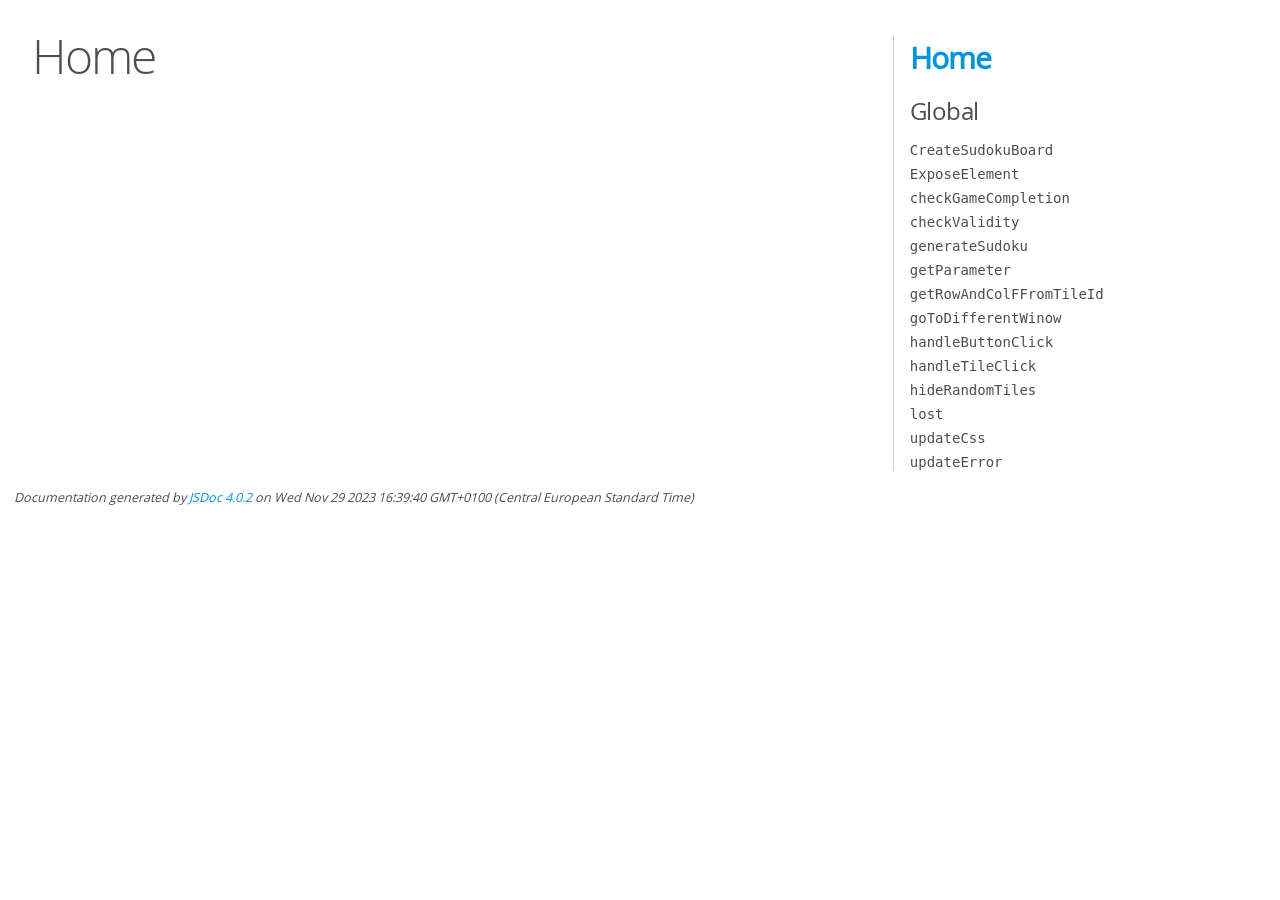
<file: Dokumentacja/index.html>
<!DOCTYPE html>
<html lang="en">
<head>
    <meta charset="utf-8">
    <title>JSDoc: Home</title>

    <script src="scripts/prettify/prettify.js"> </script>
    <script src="scripts/prettify/lang-css.js"> </script>
    <!--[if lt IE 9]>
      <script src="//html5shiv.googlecode.com/svn/trunk/html5.js"></script>
    <![endif]-->
    <link type="text/css" rel="stylesheet" href="styles/prettify-tomorrow.css">
    <link type="text/css" rel="stylesheet" href="styles/jsdoc-default.css">
</head>

<body>

<div id="main">

    <h1 class="page-title">Home</h1>

    



    


    <h3> </h3>










    









</div>

<nav>
    <h2><a href="index.html">Home</a></h2><h3>Global</h3><ul><li><a href="global.html#CreateSudokuBoard">CreateSudokuBoard</a></li><li><a href="global.html#ExposeElement">ExposeElement</a></li><li><a href="global.html#checkGameCompletion">checkGameCompletion</a></li><li><a href="global.html#checkValidity">checkValidity</a></li><li><a href="global.html#generateSudoku">generateSudoku</a></li><li><a href="global.html#getParameter">getParameter</a></li><li><a href="global.html#getRowAndColFFromTileId">getRowAndColFFromTileId</a></li><li><a href="global.html#goToDifferentWinow">goToDifferentWinow</a></li><li><a href="global.html#handleButtonClick">handleButtonClick</a></li><li><a href="global.html#handleTileClick">handleTileClick</a></li><li><a href="global.html#hideRandomTiles">hideRandomTiles</a></li><li><a href="global.html#lost">lost</a></li><li><a href="global.html#updateCss">updateCss</a></li><li><a href="global.html#updateError">updateError</a></li></ul>
</nav>

<br class="clear">

<footer>
    Documentation generated by <a href="https://github.com/jsdoc/jsdoc">JSDoc 4.0.2</a> on Wed Nov 29 2023 16:39:40 GMT+0100 (Central European Standard Time)
</footer>

<script> prettyPrint(); </script>
<script src="scripts/linenumber.js"> </script>
</body>
</html>
</file>
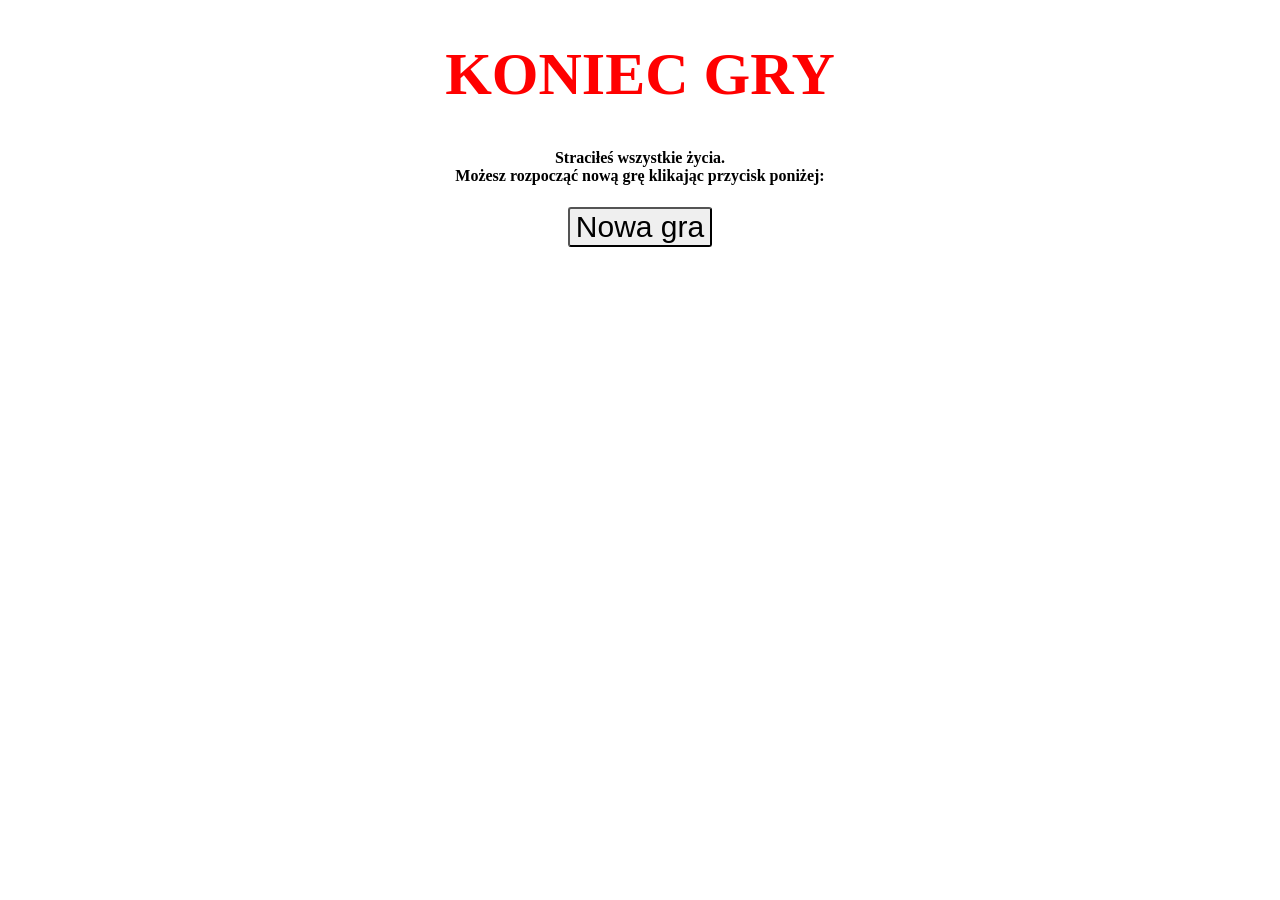
<file: Lost.html>
<!DOCTYPE html>
<html>
    <head>
        <meta charset="UTF-8">
        <meta name="viewport" content="width=device-width initial-scale=1.0 user-scalable=no">
        <title>SUDOKU</title>
        <link rel="stylesheet" href="lost.css">
    </head>
    <body>
        <div>    
                <h1 class="main-text">KONIEC GRY</h1>
                <h4 class ="text">Straciłeś wszystkie życia.<br>Możesz rozpocząć nową grę klikając przycisk poniżej:</h4>
                <div class="container">    
                    <button id="btnNowaGra">Nowa gra</button>
                </div>
        </div>
        
        <script>
            var redirectButton = document.getElementById('btnNowaGra');

            redirectButton.addEventListener('click', function() {
              window.location.href = 'SudokuStart.html';
            });
        </script>
    </body>
</html>
</file>
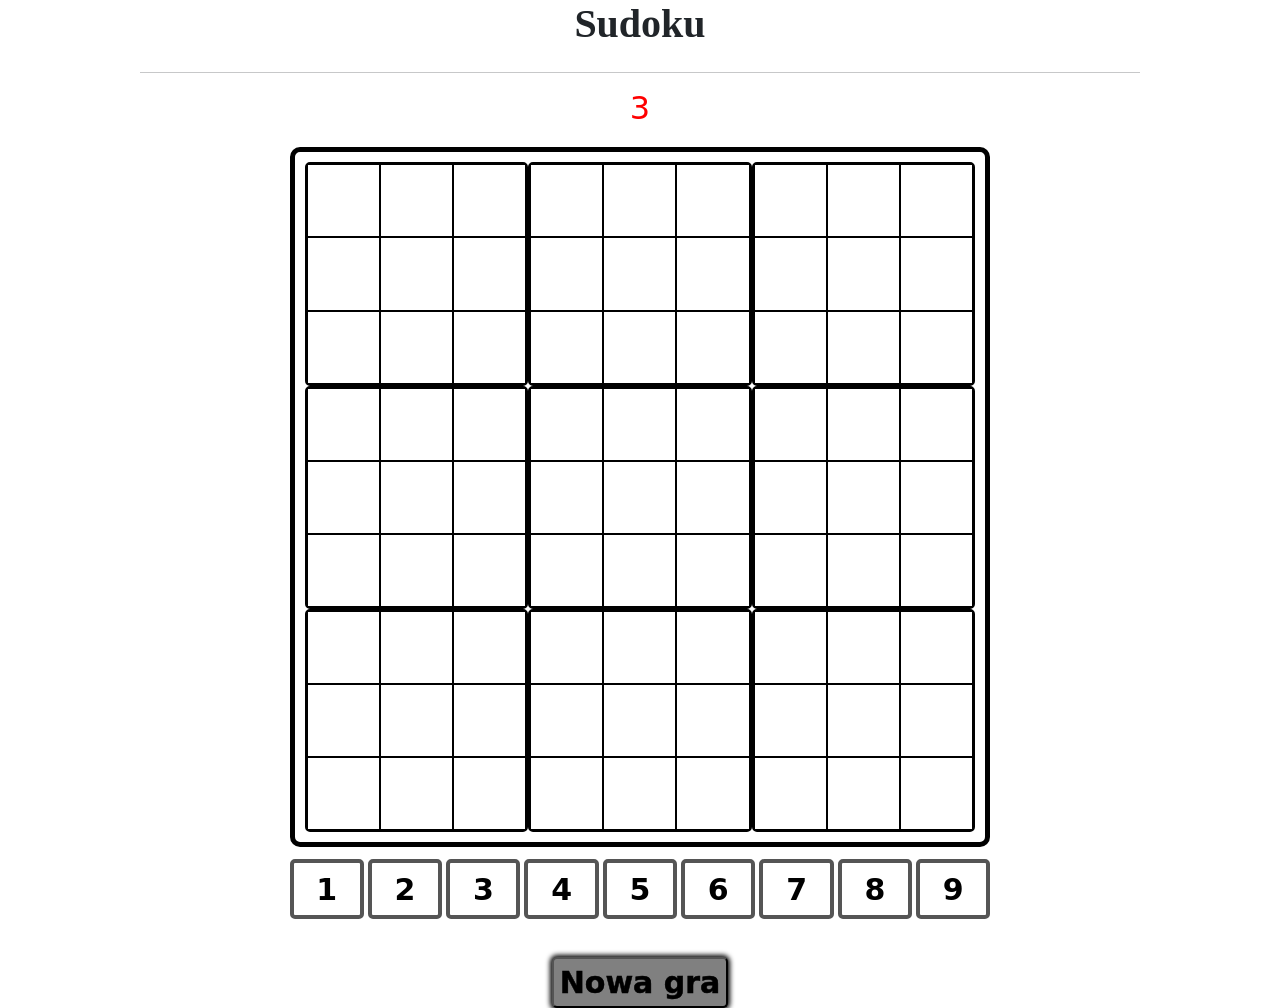
<file: Sudoku.html>
<!DOCTYPE html>
<html>
    <head>
        <meta charset="UTF-8">
        <meta name="viewport" content="width=device-width initial-scale=1.0 user-scalable=no">
        <title>Sudoku</title>
        <link rel="stylesheet" href="sudoku.css">
        <link href="https://cdn.jsdelivr.net/npm/bootstrap@5.3.2/dist/css/bootstrap.min.css" rel="stylesheet" integrity="sha384-T3c6CoIi6uLrA9TneNEoa7RxnatzjcDSCmG1MXxSR1GAsXEV/Dwwykc2MPK8M2HN" crossorigin="anonymous">
        <script src="TileGenerator.js"></script>
    </head>
    <body>
        <div class="container text-center">    
            <div class="row">
                <h1 class="main-text">Sudoku</h1>
            </div>
        </div>
        <hr class="main_line">
        <h2 id="error" class="errors">3</h2>
        <div class="container-sudoku">
            <div class="grid-item">
                <div class="small-column">
                    <p id="cell-1-1" class="par-col">1</p>
                </div>
                <div class="small-column">
                    <p id="cell-1-2" class="par-col">2</p>
                </div>
                <div class="small-column">
                    <p id="cell-1-3" class="par-col">3</p>
                </div>
                <div class="small-column">
                    <p id="cell-2-1" class="par-col">4</p>
                </div>
                <div class="small-column">
                    <p id="cell-2-2" class="par-col">5</p>
                </div>
                <div class="small-column">
                    <p id="cell-2-3" class="par-col">6</p>
                </div>
                <div class="small-column">
                    <p id="cell-3-1" class="par-col">7</p>
                </div>
                <div class="small-column">
                    <p id="cell-3-2" class="par-col">8</p>
                </div>
                <div class="small-column">
                    <p id="cell-3-3" class="par-col">9</p>
                </div>
            </div>
            <div class="grid-item">
                <div class="small-column">
                    <p id="cell-1-4" class="par-col">1</p>
                </div>
                <div class="small-column">
                    <p id="cell-1-5" class="par-col">2</p>
                </div>
                <div class="small-column">
                    <p id="cell-1-6" class="par-col">3</p>
                </div>
                <div class="small-column">
                    <p id="cell-2-4" class="par-col">4</p>
                </div>
                <div class="small-column">
                    <p id="cell-2-5" class="par-col">5</p>
                </div>
                <div class="small-column">
                    <p id="cell-2-6" class="par-col">6</p>
                </div>
                <div class="small-column">
                    <p id="cell-3-4" class="par-col">7</p>
                </div>
                <div class="small-column">
                    <p id="cell-3-5" class="par-col">8</p>
                </div>
                <div class="small-column">
                    <p id="cell-3-6" class="par-col">9</p>
                </div>
            </div>
            <div class="grid-item">
                <div class="small-column">
                    <p id="cell-1-7" class="par-col">1</p>
                </div>
                <div class="small-column">
                    <p id="cell-1-8" class="par-col">2</p>
                </div>
                <div class="small-column">
                    <p id="cell-1-9" class="par-col">3</p>
                </div>
                <div class="small-column">
                    <p id="cell-2-7" class="par-col">4</p>
                </div>
                <div class="small-column">
                    <p id="cell-2-8" class="par-col">5</p>
                </div>
                <div class="small-column">
                    <p id="cell-2-9" class="par-col">6</p>
                </div>
                <div class="small-column">
                    <p id="cell-3-7" class="par-col">7</p>
                </div>
                <div class="small-column">
                    <p id="cell-3-8" class="par-col">8</p>
                </div>
                <div class="small-column">
                    <p id="cell-3-9" class="par-col">9</p>
                </div>
            </div>
            <div class="grid-item">
                <div class="small-column">
                    <p id="cell-4-1" class="par-col">1</p>
                </div>
                <div class="small-column">
                    <p id="cell-4-2" class="par-col">2</p>
                </div>
                <div class="small-column">
                    <p id="cell-4-3" class="par-col">3</p>
                </div>
                <div class="small-column">
                    <p id="cell-5-1" class="par-col">4</p>
                </div>
                <div class="small-column">
                    <p id="cell-5-2" class="par-col">5</p>
                </div>
                <div class="small-column">
                    <p id="cell-5-3" class="par-col">6</p>
                </div>
                <div class="small-column">
                    <p id="cell-6-1" class="par-col">7</p>
                </div>
                <div class="small-column">
                    <p id="cell-6-2" class="par-col">8</p>
                </div>
                <div class="small-column">
                    <p id="cell-6-3" class="par-col">9</p>
                </div>
            </div>
            <div class="grid-item">
                <div class="small-column">
                    <p id="cell-4-4" class="par-col">1</p>
                </div>
                <div class="small-column">
                    <p id="cell-4-5" class="par-col">2</p>
                </div>
                <div class="small-column">
                    <p id="cell-4-6" class="par-col">3</p>
                </div>
                <div class="small-column">
                    <p id="cell-5-4" class="par-col">4</p>
                </div>
                <div class="small-column">
                    <p id="cell-5-5" class="par-col">5</p>
                </div>
                <div class="small-column">
                    <p id="cell-5-6" class="par-col">6</p>
                </div>
                <div class="small-column">
                    <p id="cell-6-4" class="par-col">7</p>
                </div>
                <div class="small-column">
                    <p id="cell-6-5" class="par-col">8</p>
                </div>
                <div class="small-column">
                    <p id="cell-6-6" class="par-col">9</p>
                </div>
            </div>
            <div class="grid-item">
                <div class="small-column">
                    <p id="cell-4-7" class="par-col">1</p>
                </div>
                <div class="small-column">
                    <p id="cell-4-8" class="par-col">2</p>
                </div>
                <div class="small-column">
                    <p id="cell-4-9" class="par-col">3</p>
                </div>
                <div class="small-column">
                    <p id="cell-5-7" class="par-col">4</p>
                </div>
                <div class="small-column">
                    <p id="cell-5-8" class="par-col">5</p>
                </div>
                <div class="small-column">
                    <p id="cell-5-9" class="par-col">6</p>
                </div>
                <div class="small-column">
                    <p id="cell-6-7" class="par-col">7</p>
                </div>
                <div class="small-column">
                    <p id="cell-6-8" class="par-col">8</p>
                </div>
                <div class="small-column">
                    <p id="cell-6-9" class="par-col">9</p>
                </div>
            </div>
            <div class="grid-item">
                <div class="small-column">
                    <p id="cell-7-1" class="par-col">1</p>
                </div>
                <div class="small-column">
                    <p id="cell-7-2" class="par-col">2</p>
                </div>
                <div class="small-column">
                    <p id="cell-7-3" class="par-col">3</p>
                </div>
                <div class="small-column">
                    <p id="cell-8-1" class="par-col">4</p>
                </div>
                <div class="small-column">
                    <p id="cell-8-2" class="par-col">5</p>
                </div>
                <div class="small-column">
                    <p id="cell-8-3" class="par-col">6</p>
                </div>
                <div class="small-column">
                    <p id="cell-9-1" class="par-col">7</p>
                </div>
                <div class="small-column">
                    <p id="cell-9-2" class="par-col">8</p>
                </div>
                <div class="small-column">
                    <p id="cell-9-3" class="par-col">9</p>
                </div>
            </div>
            <div class="grid-item">
                <div class="small-column">
                    <p id="cell-7-4" class="par-col">1</p>
                </div>
                <div class="small-column">
                    <p id="cell-7-5" class="par-col">2</p>
                </div>
                <div class="small-column">
                    <p id="cell-7-6" class="par-col">3</p>
                </div>
                <div class="small-column">
                    <p id="cell-8-4" class="par-col">4</p>
                </div>
                <div class="small-column">
                    <p id="cell-8-5" class="par-col">5</p>
                </div>
                <div class="small-column">
                    <p id="cell-8-6" class="par-col">6</p>
                </div>
                <div class="small-column">
                    <p id="cell-9-4" class="par-col">7</p>
                </div>
                <div class="small-column">
                    <p id="cell-9-5" class="par-col">8</p>
                </div>
                <div class="small-column">
                    <p id="cell-9-6" class="par-col">9</p>
                </div>
            </div>
            <div class="grid-item">
                <div class="small-column">
                    <p id="cell-7-7" class="par-col">1</p>
                </div>
                <div class="small-column">
                    <p id="cell-7-8" class="par-col">2</p>
                </div>
                <div class="small-column">
                    <p id="cell-7-9" class="par-col">3</p>
                </div>
                <div class="small-column">
                    <p id="cell-8-7" class="par-col">4</p>
                </div>
                <div class="small-column">
                    <p id="cell-8-8" class="par-col">5</p>
                </div>
                <div class="small-column">
                    <p id="cell-8-9" class="par-col">6</p>
                </div>
                <div class="small-column">
                    <p id="cell-9-7" class="par-col">7</p>
                </div>
                <div class="small-column">
                    <p id="cell-9-8" class="par-col">8</p>
                </div>
                <div class="small-column">
                    <p id="cell-9-9" class="par-col">9</p>
                </div>
            </div>
        </div>

        <div class="panel">
            <button id = "button-1" class="button" draggable="true">1</button>
            <button id = "button-2" class="button"draggable="true">2</button>
            <button id = "button-3" class="button"draggable="true">3</button>
            <button id = "button-4" class="button"draggable="true">4</button>
            <button id = "button-5" class="button"draggable="true">5</button>
            <button id = "button-6" class="button"draggable="true">6</button>
            <button id = "button-7" class="button"draggable="true">7</button>
            <button id = "button-8" class="button"draggable="true">8</button>
            <button id = "button-9" class="button"draggable="true">9</button>
        </div>
        <div class="newPlay">    
            <button id="btnNowaGra"  onclick="goToDifferentWinow()" >Nowa gra</button>
        </div>
    <script src="./TileGenerator.js"></script>
    </body>
</html>
</file>
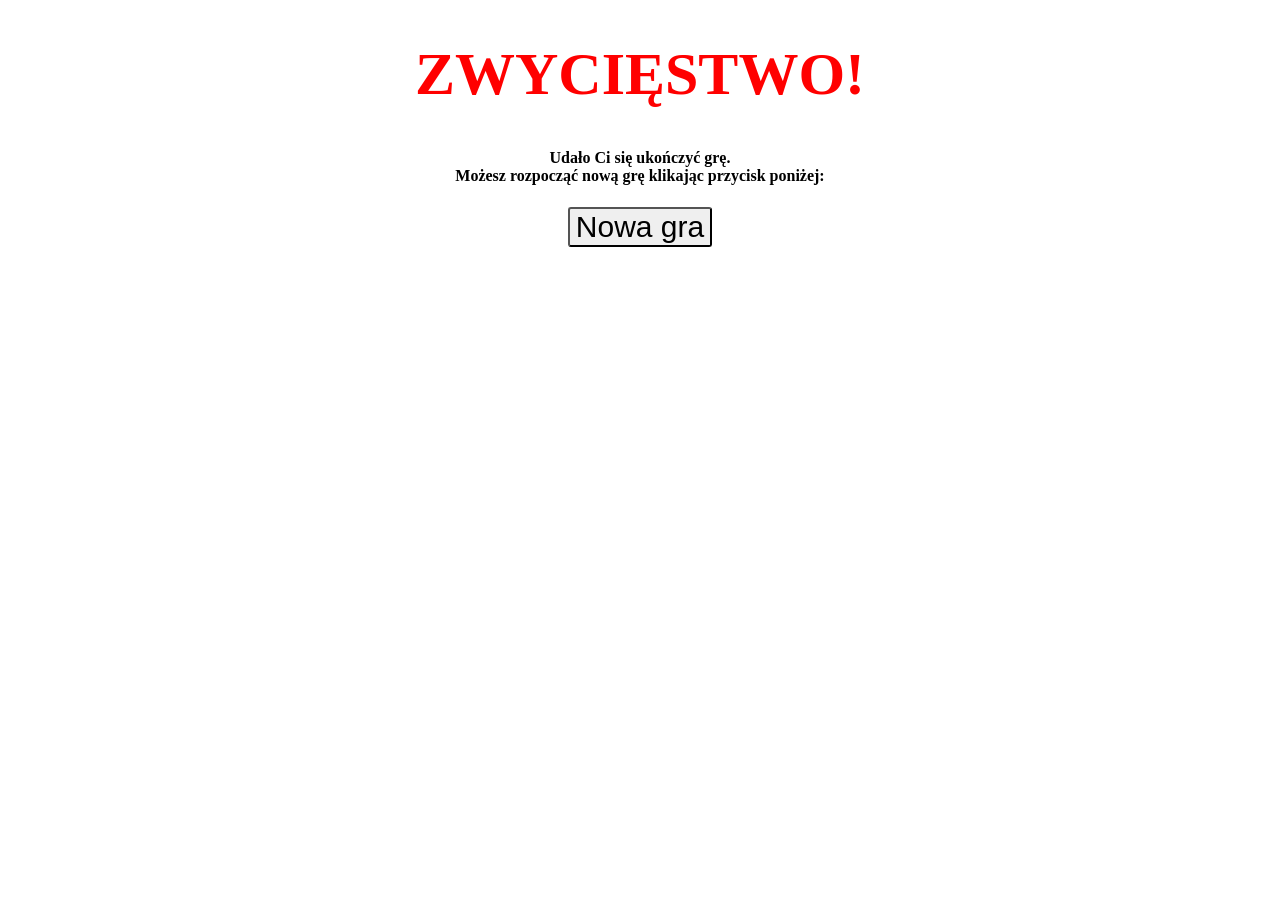
<file: SudokuEnd.html>
<!DOCTYPE html>
<html>
    <head>
        <meta charset="UTF-8">
        <meta name="viewport" content="width=device-width initial-scale=1.0 user-scalable=no">
        <title>WINNER</title>
        <style>
            .main-text {   
                text-align: center;
                font-family: 'Franklin Gothic Medium';
                font-size: 60px;
                color: red;
            }

            .text {
                text-align: center;
                font-family: 'Trebuchet MS';
                color: black;
            }
            
            .container {
                display: flex;
                align-items: center;
                justify-content: center;
            }
            
            #btnNowaGra{
                border-radius: 3px;
                font-size: 30px;

            }
            
            #btnNowaGra:hover{
                color: white;
                background-color: black;
            }

        </style>
    </head>
    <body>
        <div>    
                <h1 class="main-text"> ZWYCIĘSTWO!</h1>
                <h4 class ="text">Udało Ci się ukończyć grę.<br>Możesz rozpocząć nową grę klikając przycisk poniżej:</h4>
                <div class="container">    
                    <button id="btnNowaGra">Nowa gra</button>
                </div>
        </div>
        
        <script>
            var redirectButton = document.getElementById('btnNowaGra');

            redirectButton.addEventListener('click', function() {
              window.location.href = 'SudokuStart.html';
            });
        </script>
    </body>
</html>
</file>
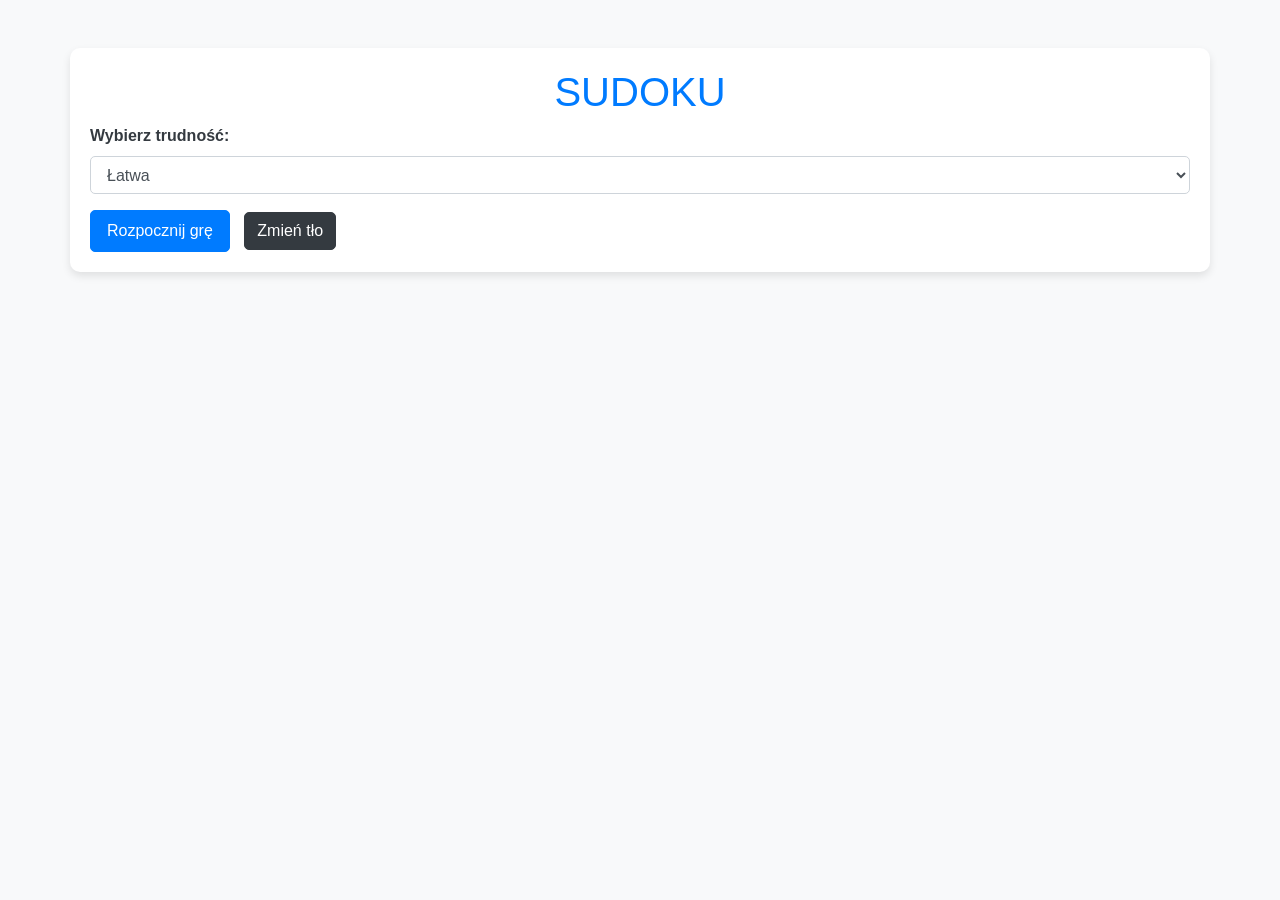
<file: SudokuStart.html>
<!DOCTYPE html>
<html lang="pl">
<head>
  <meta charset="UTF-8">
  <meta name="viewport" content="width=device-width, initial-scale=1.0">
  <title>SUDOKU</title>

  <link href="https://stackpath.bootstrapcdn.com/bootstrap/4.3.1/css/bootstrap.min.css" rel="stylesheet">
  <style>
    body.light-mode {
      background-color: #f8f9fa;
      color: #000000;
    }

    body.dark-mode {
      background-color: #343a40;
      color: #ffffff;
    }

    .container {
      background-color: #ffffff;
      border-radius: 10px;
      padding: 20px;
      box-shadow: 0 4px 8px rgba(0, 0, 0, 0.1);
    }

    h1 {
      color: #007bff;
    }

    label {
      font-weight: bold;
      color: #343a40;
    }

    select.form-control {
      border: 1px solid #ced4da;
      border-radius: 5px;
    }

    button.btn-primary {
      background-color: #007bff;
      border: 1px solid #007bff;
      border-radius: 5px;
      padding: 8px 16px;
      margin-right: 10px;
      transition: background-color 0.3s ease;
    }

    button.btn-primary:hover {
      background-color: #0056b3;
      border: 1px solid #0056b3;
    }

    .btn-toggle {
      background-color: #343a40;
      color: #ffffff;
      border: 1px solid #343a40;
      border-radius: 5px;
      transition: background-color 0.3s ease;
    }

    .btn-toggle:hover {
      background-color: #5a6268;
      border: 1px solid #5a6268;
    }
  </style>
</head>
<body class="light-mode">

  <div class="container mt-5">
    <h1 class="text-center">SUDOKU</h1>
    
    <form>
      <div class="form-group">
        <label for="trudnosc">Wybierz trudność:</label>
        <select class="form-control" id="trudnosc">
          <option value="latwa">Łatwa</option>
          <option value="srednia">Średnia</option>
          <option value="trudna">Trudna</option>
        </select>
      </div>
      
      <button type="button" class="btn btn-primary animated-button" id="btnNowaGra">Rozpocznij grę</button>
      <button type="button" class="btn btn-toggle animated-button" id="btnToggleTlo">Zmień tło</button>
    </form>
  </div>

  <script src="https://code.jquery.com/jquery-3.3.1.slim.min.js"></script>
  <script src="https://cdnjs.cloudflare.com/ajax/libs/popper.js/1.14.7/umd/popper.min.js"></script>
  <script src="https://stackpath.bootstrapcdn.com/bootstrap/4.3.1/js/bootstrap.min.js"></script>

  <script>
    var redirectButton = document.getElementById('btnNowaGra');
    var toggleButton = document.getElementById('btnToggleTlo');

    redirectButton.addEventListener('click', function() {
      var trudnosc = document.getElementById('trudnosc').value;
      var sciezka = 'Sudoku.html?trudnosc=' + trudnosc;

      window.location.href = sciezka;
    });

    toggleButton.addEventListener('click', function() {
      var body = document.body;
      body.classList.toggle('light-mode');
      body.classList.toggle('dark-mode');
    });
  </script>
</body>
</html>
</file>
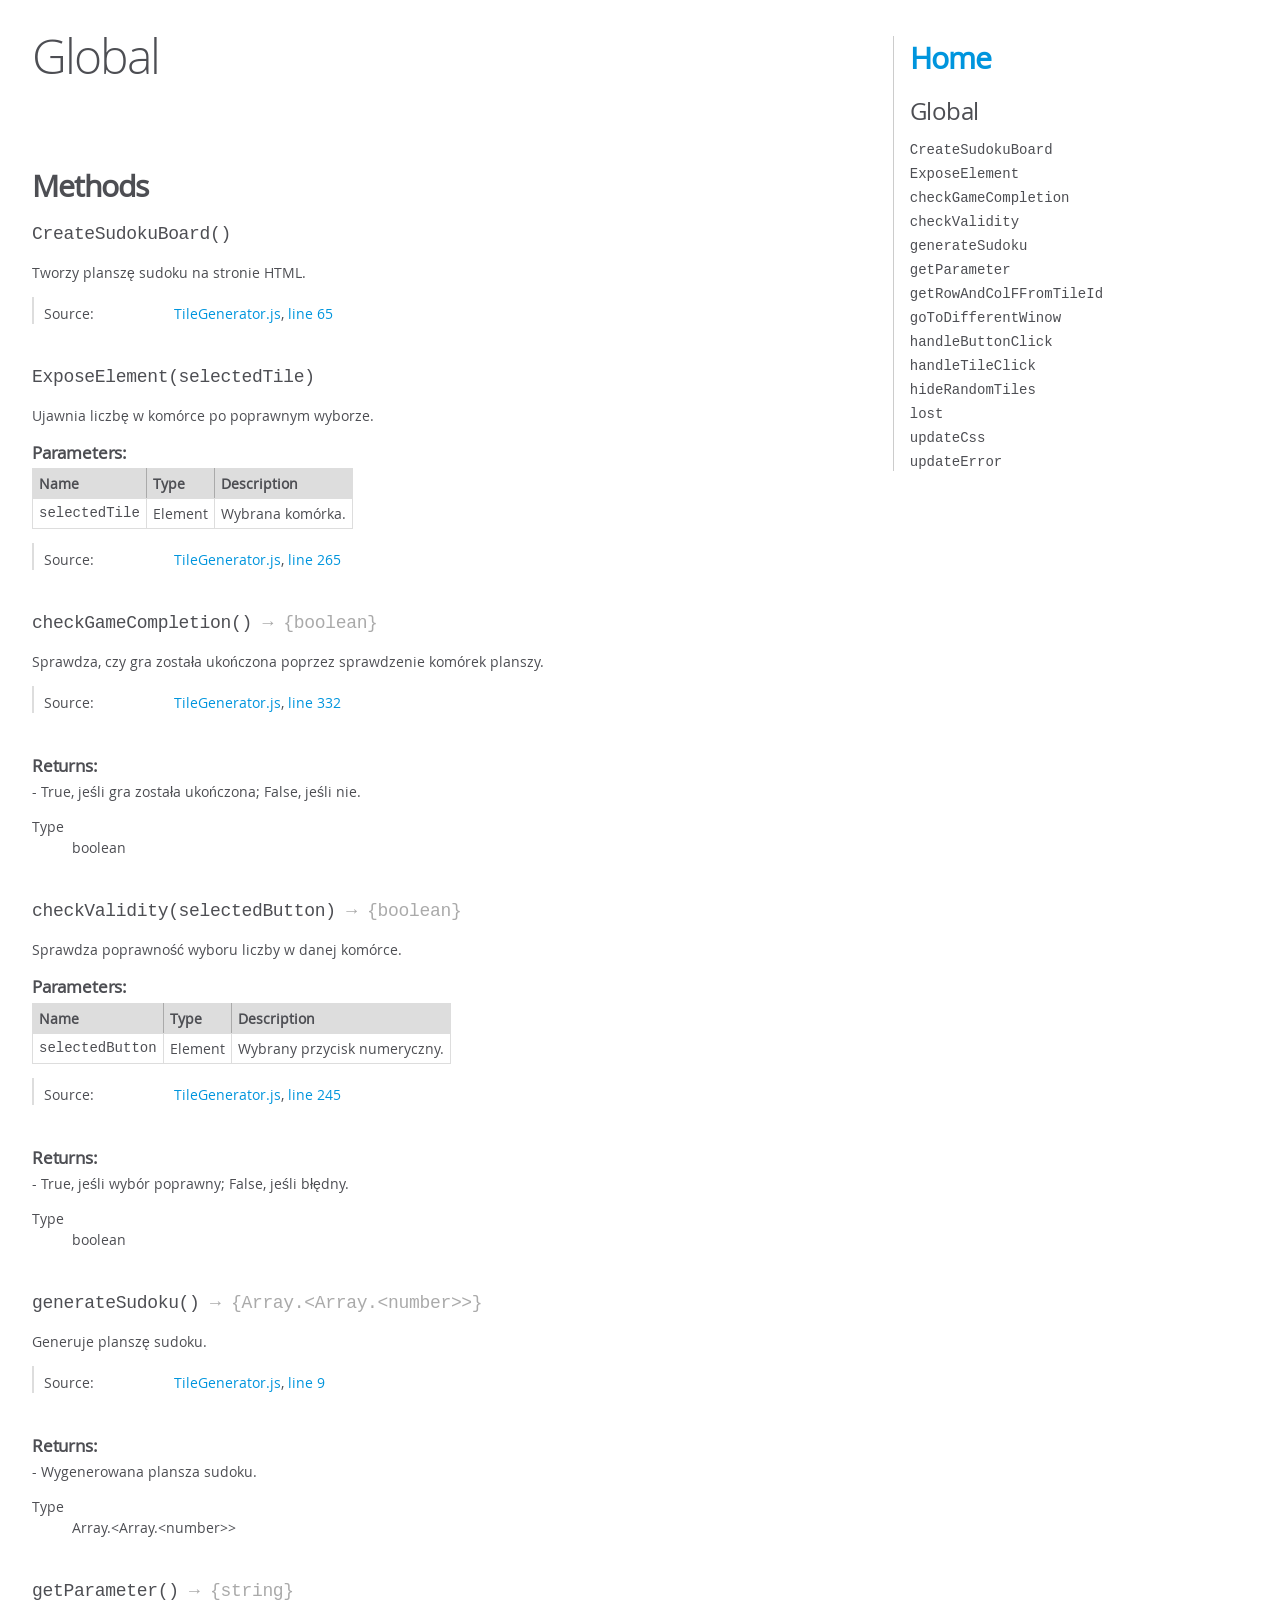
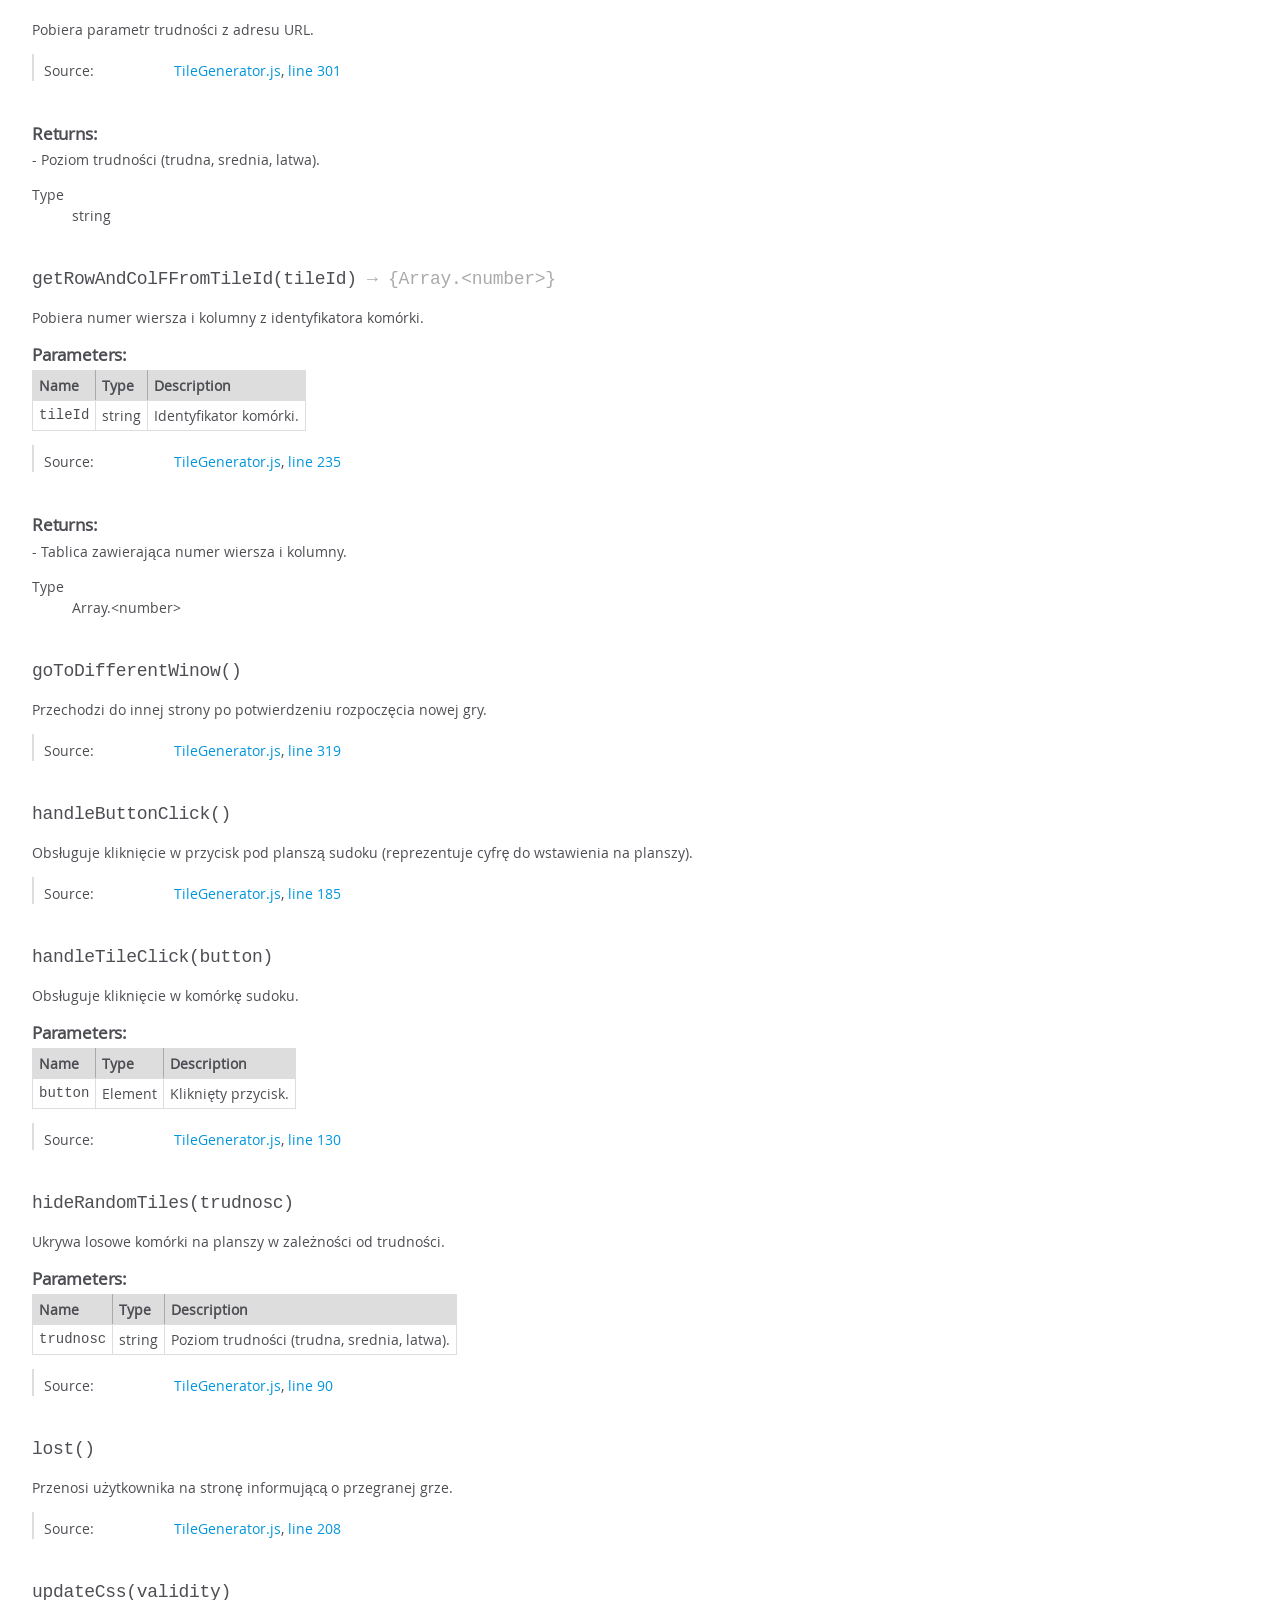
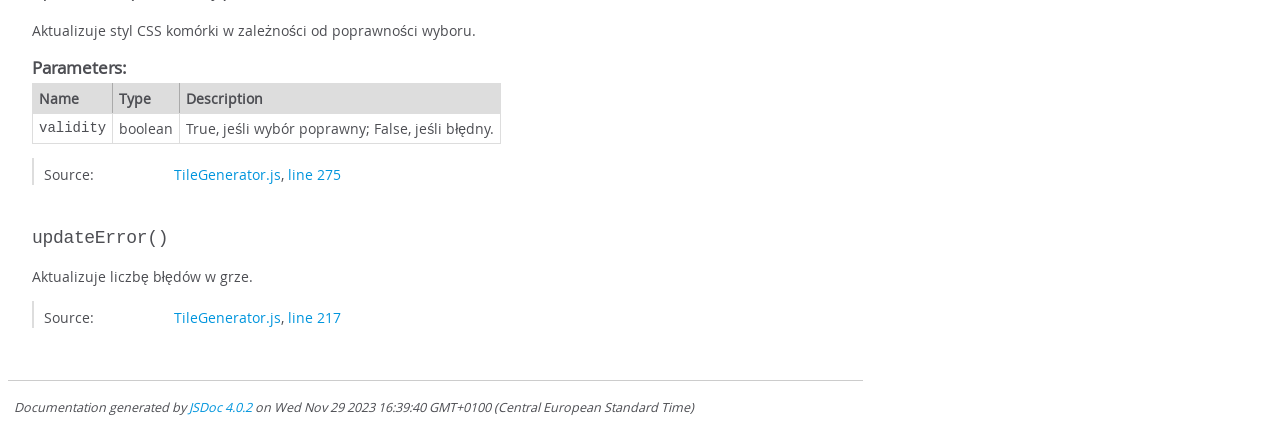
<file: Dokumentacja/global.html>
<!DOCTYPE html>
<html lang="en">
<head>
    <meta charset="utf-8">
    <title>JSDoc: Global</title>

    <script src="scripts/prettify/prettify.js"> </script>
    <script src="scripts/prettify/lang-css.js"> </script>
    <!--[if lt IE 9]>
      <script src="//html5shiv.googlecode.com/svn/trunk/html5.js"></script>
    <![endif]-->
    <link type="text/css" rel="stylesheet" href="styles/prettify-tomorrow.css">
    <link type="text/css" rel="stylesheet" href="styles/jsdoc-default.css">
</head>

<body>

<div id="main">

    <h1 class="page-title">Global</h1>

    




<section>

<header>
    
        <h2></h2>
        
    
</header>

<article>
    <div class="container-overview">
    
        

        


<dl class="details">

    

    

    

    

    

    

    

    

    

    

    

    

    

    

    

    
</dl>


        
    
    </div>

    

    

    

    

    

    

    

    
        <h3 class="subsection-title">Methods</h3>

        
            

    

    
    <h4 class="name" id="CreateSudokuBoard"><span class="type-signature"></span>CreateSudokuBoard<span class="signature">()</span><span class="type-signature"></span></h4>
    

    



<div class="description">
    Tworzy planszę sudoku na stronie HTML.
</div>













<dl class="details">

    

    

    

    

    

    

    

    

    

    

    

    

    
    <dt class="tag-source">Source:</dt>
    <dd class="tag-source"><ul class="dummy"><li>
        <a href="TileGenerator.js.html">TileGenerator.js</a>, <a href="TileGenerator.js.html#line65">line 65</a>
    </li></ul></dd>
    

    

    

    
</dl>




















        
            

    

    
    <h4 class="name" id="ExposeElement"><span class="type-signature"></span>ExposeElement<span class="signature">(selectedTile)</span><span class="type-signature"></span></h4>
    

    



<div class="description">
    Ujawnia liczbę w komórce po poprawnym wyborze.
</div>









    <h5>Parameters:</h5>
    

<table class="params">
    <thead>
    <tr>
        
        <th>Name</th>
        

        <th>Type</th>

        

        

        <th class="last">Description</th>
    </tr>
    </thead>

    <tbody>
    

        <tr>
            
                <td class="name"><code>selectedTile</code></td>
            

            <td class="type">
            
                
<span class="param-type">Element</span>


            
            </td>

            

            

            <td class="description last">Wybrana komórka.</td>
        </tr>

    
    </tbody>
</table>






<dl class="details">

    

    

    

    

    

    

    

    

    

    

    

    

    
    <dt class="tag-source">Source:</dt>
    <dd class="tag-source"><ul class="dummy"><li>
        <a href="TileGenerator.js.html">TileGenerator.js</a>, <a href="TileGenerator.js.html#line265">line 265</a>
    </li></ul></dd>
    

    

    

    
</dl>




















        
            

    

    
    <h4 class="name" id="checkGameCompletion"><span class="type-signature"></span>checkGameCompletion<span class="signature">()</span><span class="type-signature"> &rarr; {boolean}</span></h4>
    

    



<div class="description">
    Sprawdza, czy gra została ukończona poprzez sprawdzenie komórek planszy.
</div>













<dl class="details">

    

    

    

    

    

    

    

    

    

    

    

    

    
    <dt class="tag-source">Source:</dt>
    <dd class="tag-source"><ul class="dummy"><li>
        <a href="TileGenerator.js.html">TileGenerator.js</a>, <a href="TileGenerator.js.html#line332">line 332</a>
    </li></ul></dd>
    

    

    

    
</dl>















<h5>Returns:</h5>

        
<div class="param-desc">
    - True, jeśli gra została ukończona; False, jeśli nie.
</div>



<dl>
    <dt>
        Type
    </dt>
    <dd>
        
<span class="param-type">boolean</span>


    </dd>
</dl>

    





        
            

    

    
    <h4 class="name" id="checkValidity"><span class="type-signature"></span>checkValidity<span class="signature">(selectedButton)</span><span class="type-signature"> &rarr; {boolean}</span></h4>
    

    



<div class="description">
    Sprawdza poprawność wyboru liczby w danej komórce.
</div>









    <h5>Parameters:</h5>
    

<table class="params">
    <thead>
    <tr>
        
        <th>Name</th>
        

        <th>Type</th>

        

        

        <th class="last">Description</th>
    </tr>
    </thead>

    <tbody>
    

        <tr>
            
                <td class="name"><code>selectedButton</code></td>
            

            <td class="type">
            
                
<span class="param-type">Element</span>


            
            </td>

            

            

            <td class="description last">Wybrany przycisk numeryczny.</td>
        </tr>

    
    </tbody>
</table>






<dl class="details">

    

    

    

    

    

    

    

    

    

    

    

    

    
    <dt class="tag-source">Source:</dt>
    <dd class="tag-source"><ul class="dummy"><li>
        <a href="TileGenerator.js.html">TileGenerator.js</a>, <a href="TileGenerator.js.html#line245">line 245</a>
    </li></ul></dd>
    

    

    

    
</dl>















<h5>Returns:</h5>

        
<div class="param-desc">
    - True, jeśli wybór poprawny; False, jeśli błędny.
</div>



<dl>
    <dt>
        Type
    </dt>
    <dd>
        
<span class="param-type">boolean</span>


    </dd>
</dl>

    





        
            

    

    
    <h4 class="name" id="generateSudoku"><span class="type-signature"></span>generateSudoku<span class="signature">()</span><span class="type-signature"> &rarr; {Array.&lt;Array.&lt;number>>}</span></h4>
    

    



<div class="description">
    Generuje planszę sudoku.
</div>













<dl class="details">

    

    

    

    

    

    

    

    

    

    

    

    

    
    <dt class="tag-source">Source:</dt>
    <dd class="tag-source"><ul class="dummy"><li>
        <a href="TileGenerator.js.html">TileGenerator.js</a>, <a href="TileGenerator.js.html#line9">line 9</a>
    </li></ul></dd>
    

    

    

    
</dl>















<h5>Returns:</h5>

        
<div class="param-desc">
    - Wygenerowana plansza sudoku.
</div>



<dl>
    <dt>
        Type
    </dt>
    <dd>
        
<span class="param-type">Array.&lt;Array.&lt;number>></span>


    </dd>
</dl>

    





        
            

    

    
    <h4 class="name" id="getParameter"><span class="type-signature"></span>getParameter<span class="signature">()</span><span class="type-signature"> &rarr; {string}</span></h4>
    

    



<div class="description">
    Pobiera parametr trudności z adresu URL.
</div>













<dl class="details">

    

    

    

    

    

    

    

    

    

    

    

    

    
    <dt class="tag-source">Source:</dt>
    <dd class="tag-source"><ul class="dummy"><li>
        <a href="TileGenerator.js.html">TileGenerator.js</a>, <a href="TileGenerator.js.html#line301">line 301</a>
    </li></ul></dd>
    

    

    

    
</dl>















<h5>Returns:</h5>

        
<div class="param-desc">
    - Poziom trudności (trudna, srednia, latwa).
</div>



<dl>
    <dt>
        Type
    </dt>
    <dd>
        
<span class="param-type">string</span>


    </dd>
</dl>

    





        
            

    

    
    <h4 class="name" id="getRowAndColFFromTileId"><span class="type-signature"></span>getRowAndColFFromTileId<span class="signature">(tileId)</span><span class="type-signature"> &rarr; {Array.&lt;number>}</span></h4>
    

    



<div class="description">
    Pobiera numer wiersza i kolumny z identyfikatora komórki.
</div>









    <h5>Parameters:</h5>
    

<table class="params">
    <thead>
    <tr>
        
        <th>Name</th>
        

        <th>Type</th>

        

        

        <th class="last">Description</th>
    </tr>
    </thead>

    <tbody>
    

        <tr>
            
                <td class="name"><code>tileId</code></td>
            

            <td class="type">
            
                
<span class="param-type">string</span>


            
            </td>

            

            

            <td class="description last">Identyfikator komórki.</td>
        </tr>

    
    </tbody>
</table>






<dl class="details">

    

    

    

    

    

    

    

    

    

    

    

    

    
    <dt class="tag-source">Source:</dt>
    <dd class="tag-source"><ul class="dummy"><li>
        <a href="TileGenerator.js.html">TileGenerator.js</a>, <a href="TileGenerator.js.html#line235">line 235</a>
    </li></ul></dd>
    

    

    

    
</dl>















<h5>Returns:</h5>

        
<div class="param-desc">
    - Tablica zawierająca numer wiersza i kolumny.
</div>



<dl>
    <dt>
        Type
    </dt>
    <dd>
        
<span class="param-type">Array.&lt;number></span>


    </dd>
</dl>

    





        
            

    

    
    <h4 class="name" id="goToDifferentWinow"><span class="type-signature"></span>goToDifferentWinow<span class="signature">()</span><span class="type-signature"></span></h4>
    

    



<div class="description">
    Przechodzi do innej strony po potwierdzeniu rozpoczęcia nowej gry.
</div>













<dl class="details">

    

    

    

    

    

    

    

    

    

    

    

    

    
    <dt class="tag-source">Source:</dt>
    <dd class="tag-source"><ul class="dummy"><li>
        <a href="TileGenerator.js.html">TileGenerator.js</a>, <a href="TileGenerator.js.html#line319">line 319</a>
    </li></ul></dd>
    

    

    

    
</dl>




















        
            

    

    
    <h4 class="name" id="handleButtonClick"><span class="type-signature"></span>handleButtonClick<span class="signature">()</span><span class="type-signature"></span></h4>
    

    



<div class="description">
    Obsługuje kliknięcie w przycisk pod planszą sudoku (reprezentuje cyfrę do wstawienia na planszy).
</div>













<dl class="details">

    

    

    

    

    

    

    

    

    

    

    

    

    
    <dt class="tag-source">Source:</dt>
    <dd class="tag-source"><ul class="dummy"><li>
        <a href="TileGenerator.js.html">TileGenerator.js</a>, <a href="TileGenerator.js.html#line185">line 185</a>
    </li></ul></dd>
    

    

    

    
</dl>




















        
            

    

    
    <h4 class="name" id="handleTileClick"><span class="type-signature"></span>handleTileClick<span class="signature">(button)</span><span class="type-signature"></span></h4>
    

    



<div class="description">
    Obsługuje kliknięcie w komórkę sudoku.
</div>









    <h5>Parameters:</h5>
    

<table class="params">
    <thead>
    <tr>
        
        <th>Name</th>
        

        <th>Type</th>

        

        

        <th class="last">Description</th>
    </tr>
    </thead>

    <tbody>
    

        <tr>
            
                <td class="name"><code>button</code></td>
            

            <td class="type">
            
                
<span class="param-type">Element</span>


            
            </td>

            

            

            <td class="description last">Kliknięty przycisk.</td>
        </tr>

    
    </tbody>
</table>






<dl class="details">

    

    

    

    

    

    

    

    

    

    

    

    

    
    <dt class="tag-source">Source:</dt>
    <dd class="tag-source"><ul class="dummy"><li>
        <a href="TileGenerator.js.html">TileGenerator.js</a>, <a href="TileGenerator.js.html#line130">line 130</a>
    </li></ul></dd>
    

    

    

    
</dl>




















        
            

    

    
    <h4 class="name" id="hideRandomTiles"><span class="type-signature"></span>hideRandomTiles<span class="signature">(trudnosc)</span><span class="type-signature"></span></h4>
    

    



<div class="description">
    Ukrywa losowe komórki na planszy w zależności od trudności.
</div>









    <h5>Parameters:</h5>
    

<table class="params">
    <thead>
    <tr>
        
        <th>Name</th>
        

        <th>Type</th>

        

        

        <th class="last">Description</th>
    </tr>
    </thead>

    <tbody>
    

        <tr>
            
                <td class="name"><code>trudnosc</code></td>
            

            <td class="type">
            
                
<span class="param-type">string</span>


            
            </td>

            

            

            <td class="description last">Poziom trudności (trudna, srednia, latwa).</td>
        </tr>

    
    </tbody>
</table>






<dl class="details">

    

    

    

    

    

    

    

    

    

    

    

    

    
    <dt class="tag-source">Source:</dt>
    <dd class="tag-source"><ul class="dummy"><li>
        <a href="TileGenerator.js.html">TileGenerator.js</a>, <a href="TileGenerator.js.html#line90">line 90</a>
    </li></ul></dd>
    

    

    

    
</dl>




















        
            

    

    
    <h4 class="name" id="lost"><span class="type-signature"></span>lost<span class="signature">()</span><span class="type-signature"></span></h4>
    

    



<div class="description">
    Przenosi użytkownika na stronę informującą o przegranej grze.
</div>













<dl class="details">

    

    

    

    

    

    

    

    

    

    

    

    

    
    <dt class="tag-source">Source:</dt>
    <dd class="tag-source"><ul class="dummy"><li>
        <a href="TileGenerator.js.html">TileGenerator.js</a>, <a href="TileGenerator.js.html#line208">line 208</a>
    </li></ul></dd>
    

    

    

    
</dl>




















        
            

    

    
    <h4 class="name" id="updateCss"><span class="type-signature"></span>updateCss<span class="signature">(validity)</span><span class="type-signature"></span></h4>
    

    



<div class="description">
    Aktualizuje styl CSS komórki w zależności od poprawności wyboru.
</div>









    <h5>Parameters:</h5>
    

<table class="params">
    <thead>
    <tr>
        
        <th>Name</th>
        

        <th>Type</th>

        

        

        <th class="last">Description</th>
    </tr>
    </thead>

    <tbody>
    

        <tr>
            
                <td class="name"><code>validity</code></td>
            

            <td class="type">
            
                
<span class="param-type">boolean</span>


            
            </td>

            

            

            <td class="description last">True, jeśli wybór poprawny; False, jeśli błędny.</td>
        </tr>

    
    </tbody>
</table>






<dl class="details">

    

    

    

    

    

    

    

    

    

    

    

    

    
    <dt class="tag-source">Source:</dt>
    <dd class="tag-source"><ul class="dummy"><li>
        <a href="TileGenerator.js.html">TileGenerator.js</a>, <a href="TileGenerator.js.html#line275">line 275</a>
    </li></ul></dd>
    

    

    

    
</dl>




















        
            

    

    
    <h4 class="name" id="updateError"><span class="type-signature"></span>updateError<span class="signature">()</span><span class="type-signature"></span></h4>
    

    



<div class="description">
    Aktualizuje liczbę błędów w grze.
</div>













<dl class="details">

    

    

    

    

    

    

    

    

    

    

    

    

    
    <dt class="tag-source">Source:</dt>
    <dd class="tag-source"><ul class="dummy"><li>
        <a href="TileGenerator.js.html">TileGenerator.js</a>, <a href="TileGenerator.js.html#line217">line 217</a>
    </li></ul></dd>
    

    

    

    
</dl>




















        
    

    

    
</article>

</section>




</div>

<nav>
    <h2><a href="index.html">Home</a></h2><h3>Global</h3><ul><li><a href="global.html#CreateSudokuBoard">CreateSudokuBoard</a></li><li><a href="global.html#ExposeElement">ExposeElement</a></li><li><a href="global.html#checkGameCompletion">checkGameCompletion</a></li><li><a href="global.html#checkValidity">checkValidity</a></li><li><a href="global.html#generateSudoku">generateSudoku</a></li><li><a href="global.html#getParameter">getParameter</a></li><li><a href="global.html#getRowAndColFFromTileId">getRowAndColFFromTileId</a></li><li><a href="global.html#goToDifferentWinow">goToDifferentWinow</a></li><li><a href="global.html#handleButtonClick">handleButtonClick</a></li><li><a href="global.html#handleTileClick">handleTileClick</a></li><li><a href="global.html#hideRandomTiles">hideRandomTiles</a></li><li><a href="global.html#lost">lost</a></li><li><a href="global.html#updateCss">updateCss</a></li><li><a href="global.html#updateError">updateError</a></li></ul>
</nav>

<br class="clear">

<footer>
    Documentation generated by <a href="https://github.com/jsdoc/jsdoc">JSDoc 4.0.2</a> on Wed Nov 29 2023 16:39:40 GMT+0100 (Central European Standard Time)
</footer>

<script> prettyPrint(); </script>
<script src="scripts/linenumber.js"> </script>
</body>
</html>
</file>
<file: Dokumentacja/styles/prettify-tomorrow.css>
/* Tomorrow Theme */
/* Original theme - https://github.com/chriskempson/tomorrow-theme */
/* Pretty printing styles. Used with prettify.js. */
/* SPAN elements with the classes below are added by prettyprint. */
/* plain text */
.pln {
  color: #4d4d4c; }

@media screen {
  /* string content */
  .str {
    color: #718c00; }

  /* a keyword */
  .kwd {
    color: #8959a8; }

  /* a comment */
  .com {
    color: #8e908c; }

  /* a type name */
  .typ {
    color: #4271ae; }

  /* a literal value */
  .lit {
    color: #f5871f; }

  /* punctuation */
  .pun {
    color: #4d4d4c; }

  /* lisp open bracket */
  .opn {
    color: #4d4d4c; }

  /* lisp close bracket */
  .clo {
    color: #4d4d4c; }

  /* a markup tag name */
  .tag {
    color: #c82829; }

  /* a markup attribute name */
  .atn {
    color: #f5871f; }

  /* a markup attribute value */
  .atv {
    color: #3e999f; }

  /* a declaration */
  .dec {
    color: #f5871f; }

  /* a variable name */
  .var {
    color: #c82829; }

  /* a function name */
  .fun {
    color: #4271ae; } }
/* Use higher contrast and text-weight for printable form. */
@media print, projection {
  .str {
    color: #060; }

  .kwd {
    color: #006;
    font-weight: bold; }

  .com {
    color: #600;
    font-style: italic; }

  .typ {
    color: #404;
    font-weight: bold; }

  .lit {
    color: #044; }

  .pun, .opn, .clo {
    color: #440; }

  .tag {
    color: #006;
    font-weight: bold; }

  .atn {
    color: #404; }

  .atv {
    color: #060; } }
/* Style */
/*
pre.prettyprint {
  background: white;
  font-family: Consolas, Monaco, 'Andale Mono', monospace;
  font-size: 12px;
  line-height: 1.5;
  border: 1px solid #ccc;
  padding: 10px; }
*/

/* Specify class=linenums on a pre to get line numbering */
ol.linenums {
  margin-top: 0;
  margin-bottom: 0; }

/* IE indents via margin-left */
li.L0,
li.L1,
li.L2,
li.L3,
li.L4,
li.L5,
li.L6,
li.L7,
li.L8,
li.L9 {
  /* */ }

/* Alternate shading for lines */
li.L1,
li.L3,
li.L5,
li.L7,
li.L9 {
  /* */ }
</file>
<file: Dokumentacja/styles/jsdoc-default.css>
@font-face {
    font-family: 'Open Sans';
    font-weight: normal;
    font-style: normal;
    src: url('../fonts/OpenSans-Regular-webfont.eot');
    src:
        local('Open Sans'),
        local('OpenSans'),
        url('../fonts/OpenSans-Regular-webfont.eot?#iefix') format('embedded-opentype'),
        url('../fonts/OpenSans-Regular-webfont.woff') format('woff'),
        url('../fonts/OpenSans-Regular-webfont.svg#open_sansregular') format('svg');
}

@font-face {
    font-family: 'Open Sans Light';
    font-weight: normal;
    font-style: normal;
    src: url('../fonts/OpenSans-Light-webfont.eot');
    src:
        local('Open Sans Light'),
        local('OpenSans Light'),
        url('../fonts/OpenSans-Light-webfont.eot?#iefix') format('embedded-opentype'),
        url('../fonts/OpenSans-Light-webfont.woff') format('woff'),
        url('../fonts/OpenSans-Light-webfont.svg#open_sanslight') format('svg');
}

html
{
    overflow: auto;
    background-color: #fff;
    font-size: 14px;
}

body
{
    font-family: 'Open Sans', sans-serif;
    line-height: 1.5;
    color: #4d4e53;
    background-color: white;
}

a, a:visited, a:active {
    color: #0095dd;
    text-decoration: none;
}

a:hover {
    text-decoration: underline;
}

header
{
    display: block;
    padding: 0px 4px;
}

tt, code, kbd, samp {
    font-family: Consolas, Monaco, 'Andale Mono', monospace;
}

.class-description {
    font-size: 130%;
    line-height: 140%;
    margin-bottom: 1em;
    margin-top: 1em;
}

.class-description:empty {
    margin: 0;
}

#main {
    float: left;
    width: 70%;
}

article dl {
    margin-bottom: 40px;
}

article img {
  max-width: 100%;
}

section
{
    display: block;
    background-color: #fff;
    padding: 12px 24px;
    border-bottom: 1px solid #ccc;
    margin-right: 30px;
}

.variation {
    display: none;
}

.signature-attributes {
    font-size: 60%;
    color: #aaa;
    font-style: italic;
    font-weight: lighter;
}

nav
{
    display: block;
    float: right;
    margin-top: 28px;
    width: 30%;
    box-sizing: border-box;
    border-left: 1px solid #ccc;
    padding-left: 16px;
}

nav ul {
    font-family: 'Lucida Grande', 'Lucida Sans Unicode', arial, sans-serif;
    font-size: 100%;
    line-height: 17px;
    padding: 0;
    margin: 0;
    list-style-type: none;
}

nav ul a, nav ul a:visited, nav ul a:active {
    font-family: Consolas, Monaco, 'Andale Mono', monospace;
    line-height: 18px;
    color: #4D4E53;
}

nav h3 {
    margin-top: 12px;
}

nav li {
    margin-top: 6px;
}

footer {
    display: block;
    padding: 6px;
    margin-top: 12px;
    font-style: italic;
    font-size: 90%;
}

h1, h2, h3, h4 {
    font-weight: 200;
    margin: 0;
}

h1
{
    font-family: 'Open Sans Light', sans-serif;
    font-size: 48px;
    letter-spacing: -2px;
    margin: 12px 24px 20px;
}

h2, h3.subsection-title
{
    font-size: 30px;
    font-weight: 700;
    letter-spacing: -1px;
    margin-bottom: 12px;
}

h3
{
    font-size: 24px;
    letter-spacing: -0.5px;
    margin-bottom: 12px;
}

h4
{
    font-size: 18px;
    letter-spacing: -0.33px;
    margin-bottom: 12px;
    color: #4d4e53;
}

h5, .container-overview .subsection-title
{
    font-size: 120%;
    font-weight: bold;
    letter-spacing: -0.01em;
    margin: 8px 0 3px 0;
}

h6
{
    font-size: 100%;
    letter-spacing: -0.01em;
    margin: 6px 0 3px 0;
    font-style: italic;
}

table
{
    border-spacing: 0;
    border: 0;
    border-collapse: collapse;
}

td, th
{
    border: 1px solid #ddd;
    margin: 0px;
    text-align: left;
    vertical-align: top;
    padding: 4px 6px;
    display: table-cell;
}

thead tr
{
    background-color: #ddd;
    font-weight: bold;
}

th { border-right: 1px solid #aaa; }
tr > th:last-child { border-right: 1px solid #ddd; }

.ancestors, .attribs { color: #999; }
.ancestors a, .attribs a
{
    color: #999 !important;
    text-decoration: none;
}

.clear
{
    clear: both;
}

.important
{
    font-weight: bold;
    color: #950B02;
}

.yes-def {
    text-indent: -1000px;
}

.type-signature {
    color: #aaa;
}

.name, .signature {
    font-family: Consolas, Monaco, 'Andale Mono', monospace;
}

.details { margin-top: 14px; border-left: 2px solid #DDD; }
.details dt { width: 120px; float: left; padding-left: 10px;  padding-top: 6px; }
.details dd { margin-left: 70px; }
.details ul { margin: 0; }
.details ul { list-style-type: none; }
.details li { margin-left: 30px; padding-top: 6px; }
.details pre.prettyprint { margin: 0 }
.details .object-value { padding-top: 0; }

.description {
    margin-bottom: 1em;
    margin-top: 1em;
}

.code-caption
{
    font-style: italic;
    font-size: 107%;
    margin: 0;
}

.source
{
    border: 1px solid #ddd;
    width: 80%;
    overflow: auto;
}

.prettyprint.source {
    width: inherit;
}

.source code
{
    font-size: 100%;
    line-height: 18px;
    display: block;
    padding: 4px 12px;
    margin: 0;
    background-color: #fff;
    color: #4D4E53;
}

.prettyprint code span.line
{
  display: inline-block;
}

.prettyprint.linenums
{
  padding-left: 70px;
  -webkit-user-select: none;
  -moz-user-select: none;
  -ms-user-select: none;
  user-select: none;
}

.prettyprint.linenums ol
{
  padding-left: 0;
}

.prettyprint.linenums li
{
  border-left: 3px #ddd solid;
}

.prettyprint.linenums li.selected,
.prettyprint.linenums li.selected *
{
  background-color: lightyellow;
}

.prettyprint.linenums li *
{
  -webkit-user-select: text;
  -moz-user-select: text;
  -ms-user-select: text;
  user-select: text;
}

.params .name, .props .name, .name code {
    color: #4D4E53;
    font-family: Consolas, Monaco, 'Andale Mono', monospace;
    font-size: 100%;
}

.params td.description > p:first-child,
.props td.description > p:first-child
{
    margin-top: 0;
    padding-top: 0;
}

.params td.description > p:last-child,
.props td.description > p:last-child
{
    margin-bottom: 0;
    padding-bottom: 0;
}

.disabled {
    color: #454545;
}
</file>
<file: lost.css>
.main-text {   
    text-align: center;
    font-family: 'Franklin Gothic Medium';
    font-size: 60px;
    color: red;
}

.text {
    text-align: center;
    font-family: 'Trebuchet MS';
    color: black;
}

.container {
    display: flex;
    align-items: center;
    justify-content: center;
  }

  
  #btnNowaGra{
    border-radius: 3px;
    font-size: 30px;

}
#btnNowaGra:hover{
    color: white;
    background-color: black;
}
</file>
<file: sudoku.css>
.main-text {
    font-family: Verdana;
    font-weight: 700;
}
.main_line {
    text-align: center;
    width: 1000px;
    margin-left: auto;
    margin-right: auto;
    grid-template-columns: auto auto auto auto auto auto auto auto auto;
    display: flex;
}
.errorTitle{
    color:red;
    text-align: center;
    margin-bottom: 20px;
}
.errors{
    color:red;
    text-align: center;
    margin-bottom: 20px;
}
.container-sudoku {
    margin-left: auto;
    margin-right: auto;
    height: 700px;
    width: 700px;
    background-color: white;
    padding: 10px;
    border: solid black 5px;

    display: grid;
    /*grid-template-columns: auto auto auto;*/
    grid-template-columns: repeat(3, 33.33%); 
    grid-template-rows: repeat(3, 33.33%);
    font-size: 30px;
    font-weight: bold;
    border-radius: 10px;
}
.newPlay {
    margin-top: 30px;
    display: flex;
    align-items: center;
    justify-content: center;
  }
  #btnNowaGra {
    font-weight: bold;
    -webkit-text-stroke: 0.5px black;
    color: black;
    font-size: 30px;
    background-color: gray;
    box-shadow: 0 0 5px 2px #000; 
    border-radius: 5px;
}

#btnNowaGra:hover {
    -webkit-text-stroke: 0.5px white;
    color: white;
    background-color: black;
}
/*
.grid-item {
    border:2px solid black ;
     margin: 0.001%; 
    display: grid;
    grid-template-columns: auto auto auto;
} */
/*

.small-column {
    text-align: center;
    margin: 0.1%; *
    grid-template-columns: auto auto auto;
    border: solid black 1px;
    display: table;
}*/

.grid-item {
    border: 2px solid black;
    display: grid;
    grid-template-columns: repeat(3, 33.33%); 
    grid-template-rows: repeat(3, 33.33%);
    border-radius: 5px;

  } 

  .grid-item :hover{
    background-color: black;
    color: white;
}
 
  .small-column {
    text-align: center;
    border: solid black 1px;
    display: table;
    justify-content: center;
    align-items: center;
    width: 100%; 
    height: 100%; 
    
  } 
  

.par-col {
    height: 100%;
    width: 100%;
    
    display: table-cell;
    vertical-align: middle;
}

.panel {
    height: 70px;
    margin-top: 10px;
    width: 705px;
    margin-left: auto;
    margin-right: auto;
    grid-template-columns: auto auto auto auto auto auto auto auto auto;
    display: flex;

}


.button {
    width: calc(33.33% - 10px);
    background-color: white;

    color: black;
    border: 4px solid #555555;
    margin: 2px;
    font-size: 30px;
    font-weight: bold;
    border-radius: 5px;
    align-self: flex-start;
    min-width:60px;
    min-height: 60px;
}
.button:hover {
  background-color: #555555;
  color: white;
}

.dropdown{
    align-self: flex-start;
    min-width:180px;
  }
</file>
